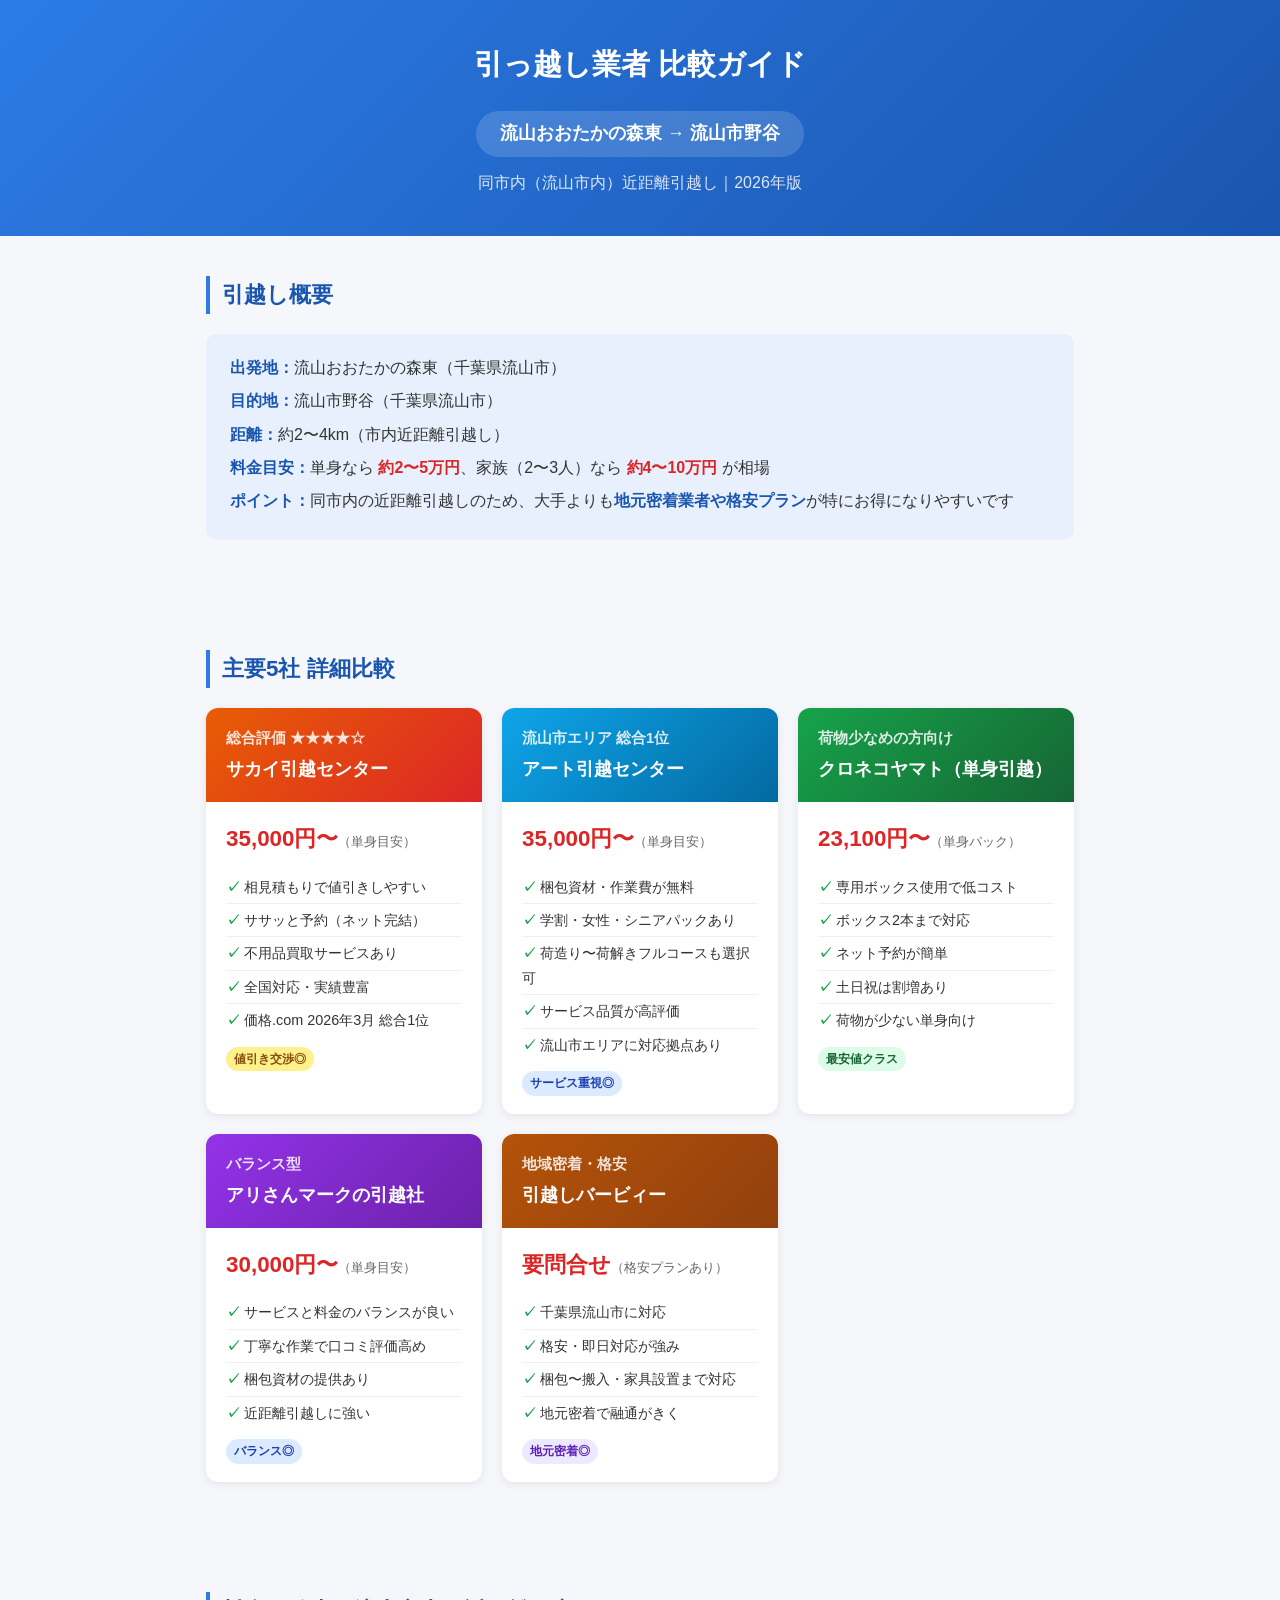
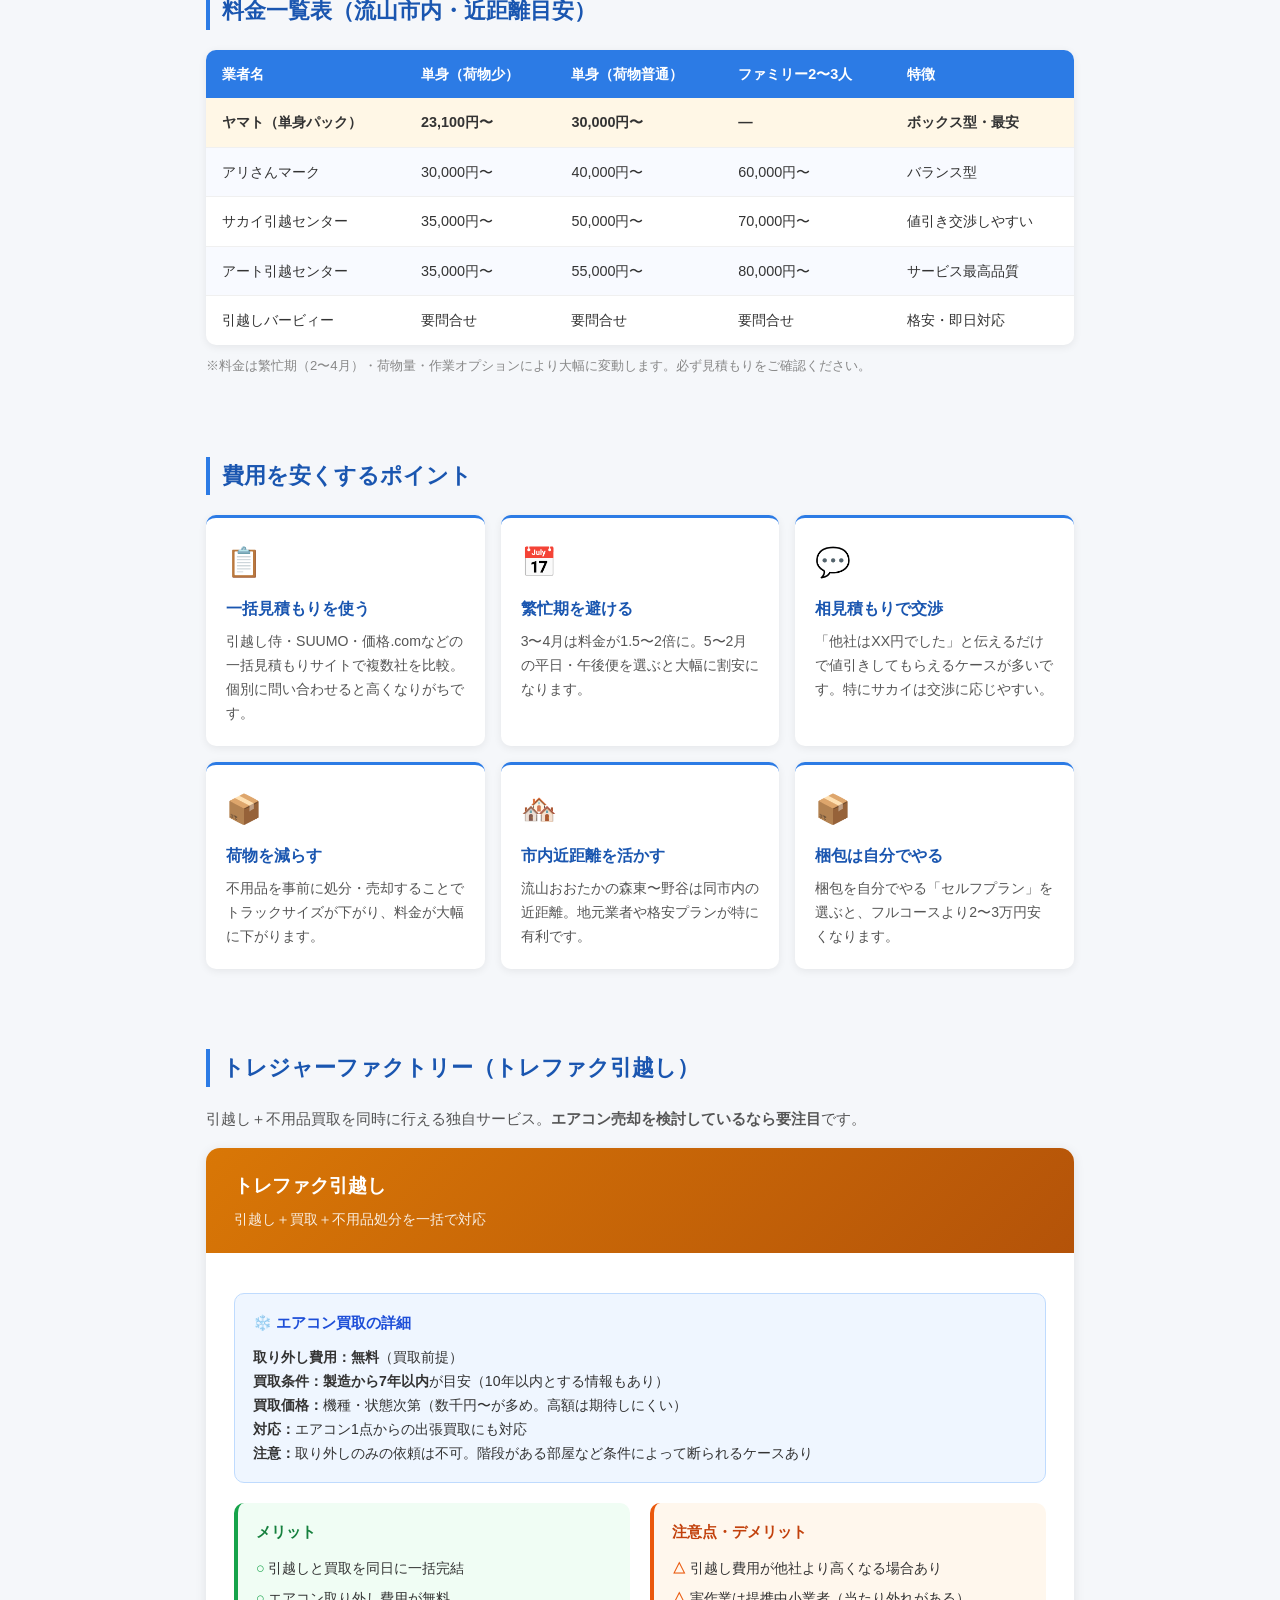
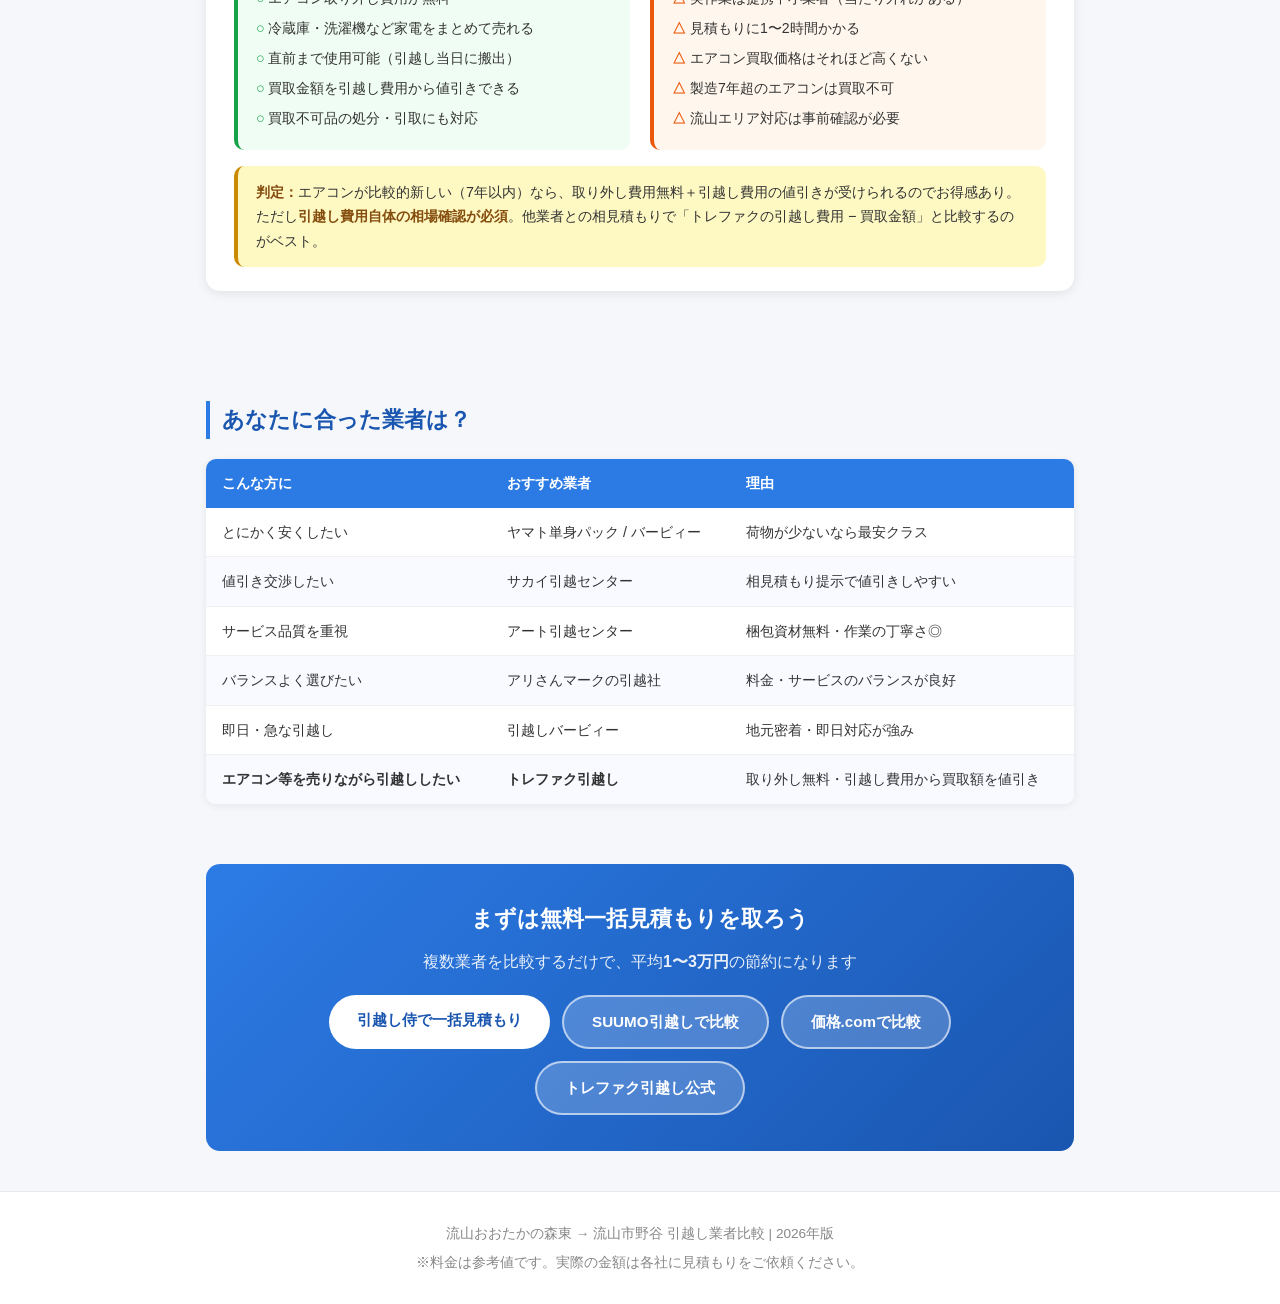
<file: moving-companies.html>
<!DOCTYPE html>
<html lang="ja">
<head>
  <meta charset="utf-8">
  <meta name="viewport" content="width=device-width, initial-scale=1.0">
  <title>引っ越し業者比較｜流山おおたかの森東 → 流山市野谷</title>
  <style>
    * { box-sizing: border-box; margin: 0; padding: 0; }
    body {
      font-family: 'Helvetica Neue', Arial, 'Hiragino Sans', 'Hiragino Kaku Gothic ProN', 'Meiryo', sans-serif;
      background: #f5f7fa;
      color: #333;
      line-height: 1.7;
    }
    header {
      background: linear-gradient(135deg, #2c7be5, #1a56b0);
      color: #fff;
      padding: 40px 20px;
      text-align: center;
    }
    header h1 { font-size: 1.8em; margin-bottom: 8px; }
    header .subtitle { font-size: 1em; opacity: 0.85; }
    header .route {
      display: inline-block;
      background: rgba(255,255,255,0.15);
      border-radius: 30px;
      padding: 8px 24px;
      margin-top: 14px;
      font-size: 1.1em;
      font-weight: bold;
    }
    .container { max-width: 900px; margin: 0 auto; padding: 0 16px; }
    section { padding: 40px 0; }
    h2 {
      font-size: 1.4em;
      color: #1a56b0;
      border-left: 4px solid #2c7be5;
      padding-left: 12px;
      margin-bottom: 20px;
    }
    .info-box {
      background: #e8f0fe;
      border-radius: 10px;
      padding: 20px 24px;
      margin-bottom: 30px;
    }
    .info-box p { margin-bottom: 6px; }
    .info-box strong { color: #1a56b0; }

    /* 比較テーブル */
    .comparison-grid {
      display: grid;
      grid-template-columns: repeat(auto-fit, minmax(260px, 1fr));
      gap: 20px;
      margin-bottom: 30px;
    }
    .company-card {
      background: #fff;
      border-radius: 12px;
      box-shadow: 0 2px 10px rgba(0,0,0,0.08);
      overflow: hidden;
      transition: transform 0.2s, box-shadow 0.2s;
    }
    .company-card:hover {
      transform: translateY(-3px);
      box-shadow: 0 6px 20px rgba(0,0,0,0.12);
    }
    .card-header {
      padding: 18px 20px;
      color: #fff;
      font-size: 1.15em;
      font-weight: bold;
    }
    .card-header .rank { font-size: 0.8em; opacity: 0.85; margin-bottom: 2px; }
    .sakai .card-header { background: linear-gradient(135deg, #e85d04, #dc2626); }
    .art .card-header { background: linear-gradient(135deg, #0ea5e9, #0369a1); }
    .yamato .card-header { background: linear-gradient(135deg, #16a34a, #166534); }
    .arissan .card-header { background: linear-gradient(135deg, #9333ea, #6b21a8); }
    .barby .card-header { background: linear-gradient(135deg, #b45309, #92400e); }

    .card-body { padding: 18px 20px; }
    .price-tag {
      font-size: 1.4em;
      font-weight: bold;
      color: #dc2626;
      margin-bottom: 12px;
    }
    .price-tag span { font-size: 0.6em; color: #666; font-weight: normal; }
    .feature-list { list-style: none; }
    .feature-list li {
      padding: 4px 0;
      font-size: 0.9em;
      border-bottom: 1px solid #f0f0f0;
    }
    .feature-list li:last-child { border-bottom: none; }
    .feature-list li::before { content: "✓ "; color: #16a34a; font-weight: bold; }
    .badge {
      display: inline-block;
      font-size: 0.75em;
      padding: 2px 8px;
      border-radius: 20px;
      margin-top: 10px;
      font-weight: bold;
    }
    .badge-best { background: #fef08a; color: #854d0e; }
    .badge-cheap { background: #dcfce7; color: #166534; }
    .badge-service { background: #dbeafe; color: #1e40af; }
    .badge-local { background: #ede9fe; color: #5b21b6; }
    .badge-recycle { background: #d1fae5; color: #065f46; }

    /* トレファク専用セクション */
    .trefac-section {
      background: #fff;
      border-radius: 14px;
      box-shadow: 0 2px 12px rgba(0,0,0,0.09);
      overflow: hidden;
      margin-bottom: 30px;
    }
    .trefac-header {
      background: linear-gradient(135deg, #d97706, #b45309);
      color: #fff;
      padding: 22px 28px;
    }
    .trefac-header h3 { font-size: 1.2em; margin-bottom: 4px; }
    .trefac-header .tagline { font-size: 0.9em; opacity: 0.88; }
    .trefac-body { padding: 24px 28px; }
    .trefac-grid {
      display: grid;
      grid-template-columns: 1fr 1fr;
      gap: 20px;
      margin: 16px 0;
    }
    @media (max-width: 600px) { .trefac-grid { grid-template-columns: 1fr; } }
    .trefac-pros, .trefac-cons {
      border-radius: 10px;
      padding: 16px 18px;
    }
    .trefac-pros { background: #f0fdf4; border-left: 4px solid #16a34a; }
    .trefac-cons { background: #fff7ed; border-left: 4px solid #ea580c; }
    .trefac-pros h4, .trefac-cons h4 { margin-bottom: 10px; font-size: 0.95em; }
    .trefac-pros h4 { color: #15803d; }
    .trefac-cons h4 { color: #c2410c; }
    .pros-list, .cons-list { list-style: none; }
    .pros-list li, .cons-list li { font-size: 0.88em; padding: 3px 0; }
    .pros-list li::before { content: "○ "; color: #16a34a; font-weight: bold; }
    .cons-list li::before { content: "△ "; color: #ea580c; font-weight: bold; }
    .ac-box {
      background: #eff6ff;
      border-radius: 10px;
      padding: 16px 18px;
      margin-top: 16px;
      border: 1px solid #bfdbfe;
    }
    .ac-box h4 { color: #1d4ed8; margin-bottom: 10px; font-size: 0.95em; }
    .ac-box p { font-size: 0.88em; line-height: 1.7; }
    .verdict {
      background: #fef9c3;
      border-radius: 10px;
      padding: 14px 18px;
      margin-top: 16px;
      border-left: 4px solid #ca8a04;
      font-size: 0.9em;
    }
    .verdict strong { color: #854d0e; }

    /* 料金表 */
    table {
      width: 100%;
      border-collapse: collapse;
      background: #fff;
      border-radius: 10px;
      overflow: hidden;
      box-shadow: 0 2px 8px rgba(0,0,0,0.07);
    }
    th {
      background: #2c7be5;
      color: #fff;
      padding: 12px 16px;
      text-align: left;
      font-size: 0.9em;
    }
    td {
      padding: 12px 16px;
      border-bottom: 1px solid #f0f0f0;
      font-size: 0.9em;
    }
    tr:last-child td { border-bottom: none; }
    tr:nth-child(even) td { background: #f8faff; }
    .highlight-row td { background: #fff7e6 !important; font-weight: bold; }

    /* ポイント */
    .tips-grid {
      display: grid;
      grid-template-columns: repeat(auto-fit, minmax(220px, 1fr));
      gap: 16px;
    }
    .tip-card {
      background: #fff;
      border-radius: 10px;
      padding: 20px;
      box-shadow: 0 2px 8px rgba(0,0,0,0.07);
      border-top: 3px solid #2c7be5;
    }
    .tip-card .icon { font-size: 1.8em; margin-bottom: 8px; }
    .tip-card h3 { font-size: 1em; margin-bottom: 8px; color: #1a56b0; }
    .tip-card p { font-size: 0.88em; color: #555; }

    /* 見積もりCTA */
    .cta-section {
      background: linear-gradient(135deg, #2c7be5, #1a56b0);
      color: #fff;
      border-radius: 14px;
      padding: 36px 30px;
      text-align: center;
      margin: 20px 0;
    }
    .cta-section h2 { color: #fff; border: none; padding: 0; margin-bottom: 10px; }
    .cta-section p { opacity: 0.9; margin-bottom: 20px; }
    .cta-buttons { display: flex; flex-wrap: wrap; gap: 12px; justify-content: center; }
    .cta-btn {
      display: inline-block;
      padding: 12px 28px;
      border-radius: 30px;
      font-weight: bold;
      text-decoration: none;
      font-size: 0.95em;
      transition: opacity 0.2s;
    }
    .cta-btn:hover { opacity: 0.85; }
    .cta-btn-primary { background: #fff; color: #1a56b0; }
    .cta-btn-secondary { background: rgba(255,255,255,0.2); color: #fff; border: 2px solid rgba(255,255,255,0.6); }

    footer {
      text-align: center;
      padding: 30px;
      font-size: 0.85em;
      color: #888;
      background: #fff;
      margin-top: 40px;
      border-top: 1px solid #e5e7eb;
    }

    @media (max-width: 600px) {
      header h1 { font-size: 1.3em; }
      .price-tag { font-size: 1.2em; }
    }
  </style>
</head>
<body>

<header>
  <div class="container">
    <h1>引っ越し業者 比較ガイド</h1>
    <div class="route">流山おおたかの森東 → 流山市野谷</div>
    <p class="subtitle" style="margin-top:12px;">同市内（流山市内）近距離引越し｜2026年版</p>
  </div>
</header>

<div class="container">

  <!-- 移動概要 -->
  <section>
    <h2>引越し概要</h2>
    <div class="info-box">
      <p><strong>出発地：</strong>流山おおたかの森東（千葉県流山市）</p>
      <p><strong>目的地：</strong>流山市野谷（千葉県流山市）</p>
      <p><strong>距離：</strong>約2〜4km（市内近距離引越し）</p>
      <p><strong>料金目安：</strong>単身なら <strong style="color:#dc2626">約2〜5万円</strong>、家族（2〜3人）なら <strong style="color:#dc2626">約4〜10万円</strong> が相場</p>
      <p><strong>ポイント：</strong>同市内の近距離引越しのため、大手よりも<strong>地元密着業者や格安プラン</strong>が特にお得になりやすいです</p>
    </div>
  </section>

  <!-- 業者カード比較 -->
  <section>
    <h2>主要5社 詳細比較</h2>
    <div class="comparison-grid">

      <!-- サカイ -->
      <div class="company-card sakai">
        <div class="card-header">
          <div class="rank">総合評価 ★★★★☆</div>
          サカイ引越センター
        </div>
        <div class="card-body">
          <div class="price-tag">35,000円〜<span>（単身目安）</span></div>
          <ul class="feature-list">
            <li>相見積もりで値引きしやすい</li>
            <li>ササッと予約（ネット完結）</li>
            <li>不用品買取サービスあり</li>
            <li>全国対応・実績豊富</li>
            <li>価格.com 2026年3月 総合1位</li>
          </ul>
          <span class="badge badge-best">値引き交渉◎</span>
        </div>
      </div>

      <!-- アート -->
      <div class="company-card art">
        <div class="card-header">
          <div class="rank">流山市エリア 総合1位</div>
          アート引越センター
        </div>
        <div class="card-body">
          <div class="price-tag">35,000円〜<span>（単身目安）</span></div>
          <ul class="feature-list">
            <li>梱包資材・作業費が無料</li>
            <li>学割・女性・シニアパックあり</li>
            <li>荷造り〜荷解きフルコースも選択可</li>
            <li>サービス品質が高評価</li>
            <li>流山市エリアに対応拠点あり</li>
          </ul>
          <span class="badge badge-service">サービス重視◎</span>
        </div>
      </div>

      <!-- ヤマト -->
      <div class="company-card yamato">
        <div class="card-header">
          <div class="rank">荷物少なめの方向け</div>
          クロネコヤマト（単身引越）
        </div>
        <div class="card-body">
          <div class="price-tag">23,100円〜<span>（単身パック）</span></div>
          <ul class="feature-list">
            <li>専用ボックス使用で低コスト</li>
            <li>ボックス2本まで対応</li>
            <li>ネット予約が簡単</li>
            <li>土日祝は割増あり</li>
            <li>荷物が少ない単身向け</li>
          </ul>
          <span class="badge badge-cheap">最安値クラス</span>
        </div>
      </div>

      <!-- アリさん -->
      <div class="company-card arissan">
        <div class="card-header">
          <div class="rank">バランス型</div>
          アリさんマークの引越社
        </div>
        <div class="card-body">
          <div class="price-tag">30,000円〜<span>（単身目安）</span></div>
          <ul class="feature-list">
            <li>サービスと料金のバランスが良い</li>
            <li>丁寧な作業で口コミ評価高め</li>
            <li>梱包資材の提供あり</li>
            <li>近距離引越しに強い</li>
          </ul>
          <span class="badge badge-service">バランス◎</span>
        </div>
      </div>

      <!-- バービィー -->
      <div class="company-card barby">
        <div class="card-header">
          <div class="rank">地域密着・格安</div>
          引越しバービィー
        </div>
        <div class="card-body">
          <div class="price-tag">要問合せ<span>（格安プランあり）</span></div>
          <ul class="feature-list">
            <li>千葉県流山市に対応</li>
            <li>格安・即日対応が強み</li>
            <li>梱包〜搬入・家具設置まで対応</li>
            <li>地元密着で融通がきく</li>
          </ul>
          <span class="badge badge-local">地元密着◎</span>
        </div>
      </div>

    </div>
  </section>

  <!-- 料金比較表 -->
  <section>
    <h2>料金一覧表（流山市内・近距離目安）</h2>
    <table>
      <thead>
        <tr>
          <th>業者名</th>
          <th>単身（荷物少）</th>
          <th>単身（荷物普通）</th>
          <th>ファミリー2〜3人</th>
          <th>特徴</th>
        </tr>
      </thead>
      <tbody>
        <tr class="highlight-row">
          <td>ヤマト（単身パック）</td>
          <td>23,100円〜</td>
          <td>30,000円〜</td>
          <td>—</td>
          <td>ボックス型・最安</td>
        </tr>
        <tr>
          <td>アリさんマーク</td>
          <td>30,000円〜</td>
          <td>40,000円〜</td>
          <td>60,000円〜</td>
          <td>バランス型</td>
        </tr>
        <tr>
          <td>サカイ引越センター</td>
          <td>35,000円〜</td>
          <td>50,000円〜</td>
          <td>70,000円〜</td>
          <td>値引き交渉しやすい</td>
        </tr>
        <tr>
          <td>アート引越センター</td>
          <td>35,000円〜</td>
          <td>55,000円〜</td>
          <td>80,000円〜</td>
          <td>サービス最高品質</td>
        </tr>
        <tr>
          <td>引越しバービィー</td>
          <td>要問合せ</td>
          <td>要問合せ</td>
          <td>要問合せ</td>
          <td>格安・即日対応</td>
        </tr>
      </tbody>
    </table>
    <p style="margin-top:10px; font-size:0.82em; color:#888;">※料金は繁忙期（2〜4月）・荷物量・作業オプションにより大幅に変動します。必ず見積もりをご確認ください。</p>
  </section>

  <!-- お得にするポイント -->
  <section>
    <h2>費用を安くするポイント</h2>
    <div class="tips-grid">
      <div class="tip-card">
        <div class="icon">📋</div>
        <h3>一括見積もりを使う</h3>
        <p>引越し侍・SUUMO・価格.comなどの一括見積もりサイトで複数社を比較。個別に問い合わせると高くなりがちです。</p>
      </div>
      <div class="tip-card">
        <div class="icon">📅</div>
        <h3>繁忙期を避ける</h3>
        <p>3〜4月は料金が1.5〜2倍に。5〜2月の平日・午後便を選ぶと大幅に割安になります。</p>
      </div>
      <div class="tip-card">
        <div class="icon">💬</div>
        <h3>相見積もりで交渉</h3>
        <p>「他社はXX円でした」と伝えるだけで値引きしてもらえるケースが多いです。特にサカイは交渉に応じやすい。</p>
      </div>
      <div class="tip-card">
        <div class="icon">📦</div>
        <h3>荷物を減らす</h3>
        <p>不用品を事前に処分・売却することでトラックサイズが下がり、料金が大幅に下がります。</p>
      </div>
      <div class="tip-card">
        <div class="icon">🏘️</div>
        <h3>市内近距離を活かす</h3>
        <p>流山おおたかの森東〜野谷は同市内の近距離。地元業者や格安プランが特に有利です。</p>
      </div>
      <div class="tip-card">
        <div class="icon">📦</div>
        <h3>梱包は自分でやる</h3>
        <p>梱包を自分でやる「セルフプラン」を選ぶと、フルコースより2〜3万円安くなります。</p>
      </div>
    </div>
  </section>

  <!-- トレファク引越し -->
  <section>
    <h2>トレジャーファクトリー（トレファク引越し）</h2>
    <p style="margin-bottom:16px; font-size:0.93em; color:#555;">引越し＋不用品買取を同時に行える独自サービス。<strong>エアコン売却を検討しているなら要注目</strong>です。</p>

    <div class="trefac-section">
      <div class="trefac-header">
        <h3>トレファク引越し</h3>
        <div class="tagline">引越し＋買取＋不用品処分を一括で対応</div>
      </div>
      <div class="trefac-body">

        <!-- エアコン買取詳細 -->
        <div class="ac-box">
          <h4>❄️ エアコン買取の詳細</h4>
          <p>
            <strong>取り外し費用：無料</strong>（買取前提）<br>
            <strong>買取条件：製造から7年以内</strong>が目安（10年以内とする情報もあり）<br>
            <strong>買取価格：</strong>機種・状態次第（数千円〜が多め。高額は期待しにくい）<br>
            <strong>対応：</strong>エアコン1点からの出張買取にも対応<br>
            <strong>注意：</strong>取り外しのみの依頼は不可。階段がある部屋など条件によって断られるケースあり
          </p>
        </div>

        <div class="trefac-grid" style="margin-top:20px;">
          <div class="trefac-pros">
            <h4>メリット</h4>
            <ul class="pros-list">
              <li>引越しと買取を同日に一括完結</li>
              <li>エアコン取り外し費用が無料</li>
              <li>冷蔵庫・洗濯機など家電をまとめて売れる</li>
              <li>直前まで使用可能（引越し当日に搬出）</li>
              <li>買取金額を引越し費用から値引きできる</li>
              <li>買取不可品の処分・引取にも対応</li>
            </ul>
          </div>
          <div class="trefac-cons">
            <h4>注意点・デメリット</h4>
            <ul class="cons-list">
              <li>引越し費用が他社より高くなる場合あり</li>
              <li>実作業は提携中小業者（当たり外れがある）</li>
              <li>見積もりに1〜2時間かかる</li>
              <li>エアコン買取価格はそれほど高くない</li>
              <li>製造7年超のエアコンは買取不可</li>
              <li>流山エリア対応は事前確認が必要</li>
            </ul>
          </div>
        </div>

        <div class="verdict">
          <strong>判定：</strong>エアコンが比較的新しい（7年以内）なら、取り外し費用無料＋引越し費用の値引きが受けられるのでお得感あり。ただし<strong>引越し費用自体の相場確認が必須</strong>。他業者との相見積もりで「トレファクの引越し費用 − 買取金額」と比較するのがベスト。
        </div>

      </div>
    </div>
  </section>

  <!-- おすすめ判定 -->
  <section>
    <h2>あなたに合った業者は？</h2>
    <table>
      <thead>
        <tr>
          <th>こんな方に</th>
          <th>おすすめ業者</th>
          <th>理由</th>
        </tr>
      </thead>
      <tbody>
        <tr>
          <td>とにかく安くしたい</td>
          <td>ヤマト単身パック / バービィー</td>
          <td>荷物が少ないなら最安クラス</td>
        </tr>
        <tr>
          <td>値引き交渉したい</td>
          <td>サカイ引越センター</td>
          <td>相見積もり提示で値引きしやすい</td>
        </tr>
        <tr>
          <td>サービス品質を重視</td>
          <td>アート引越センター</td>
          <td>梱包資材無料・作業の丁寧さ◎</td>
        </tr>
        <tr>
          <td>バランスよく選びたい</td>
          <td>アリさんマークの引越社</td>
          <td>料金・サービスのバランスが良好</td>
        </tr>
        <tr>
          <td>即日・急な引越し</td>
          <td>引越しバービィー</td>
          <td>地元密着・即日対応が強み</td>
        </tr>
        <tr style="background:#fff7ed;">
          <td><strong>エアコン等を売りながら引越ししたい</strong></td>
          <td><strong>トレファク引越し</strong></td>
          <td>取り外し無料・引越し費用から買取額を値引き</td>
        </tr>
      </tbody>
    </table>
  </section>

  <!-- CTA -->
  <div class="cta-section">
    <h2>まずは無料一括見積もりを取ろう</h2>
    <p>複数業者を比較するだけで、平均<strong>1〜3万円</strong>の節約になります</p>
    <div class="cta-buttons">
      <a href="https://hikkoshizamurai.jp/chiba/nagareyama/" class="cta-btn cta-btn-primary" target="_blank" rel="noopener">引越し侍で一括見積もり</a>
      <a href="https://hikkoshi.suumo.jp/" class="cta-btn cta-btn-secondary" target="_blank" rel="noopener">SUUMO引越しで比較</a>
      <a href="https://hikkoshi.kakaku.com/" class="cta-btn cta-btn-secondary" target="_blank" rel="noopener">価格.comで比較</a>
      <a href="https://www.tfhikkoshi.com/" class="cta-btn cta-btn-secondary" target="_blank" rel="noopener">トレファク引越し公式</a>
    </div>
  </div>

</div>

<footer>
  <p>流山おおたかの森東 → 流山市野谷 引越し業者比較 | 2026年版</p>
  <p style="margin-top:6px;">※料金は参考値です。実際の金額は各社に見積もりをご依頼ください。</p>
</footer>

</body>
</html>
</file>
